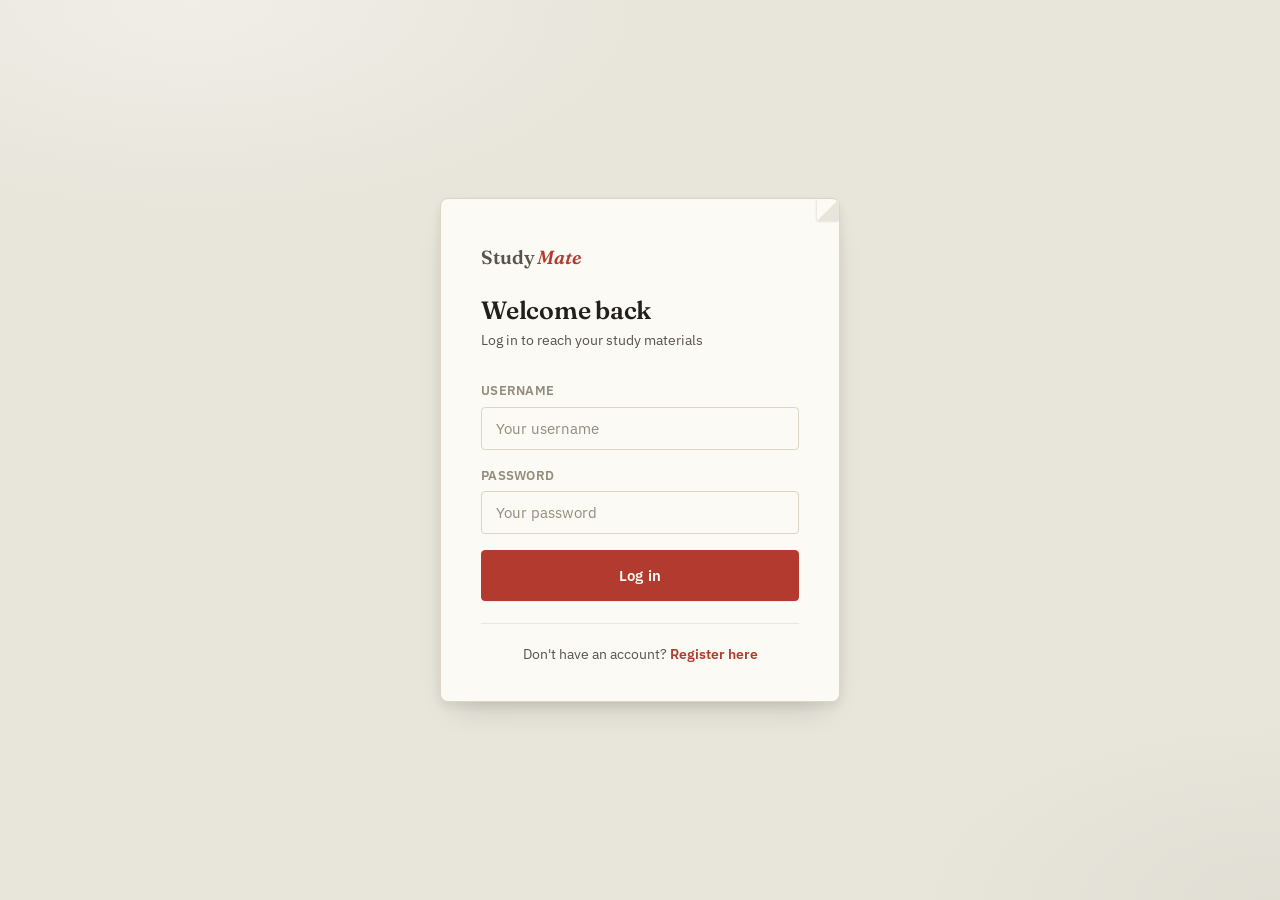
<file: templates/login.html>
<!DOCTYPE html>
<html lang="en">
<head>
    <meta charset="UTF-8">
    <meta name="viewport" content="width=device-width, initial-scale=1.0">
    <title>Log in — StudyMate</title>
    <link rel="stylesheet" href="/static/style.css">
    <link rel="preconnect" href="https://fonts.googleapis.com">
    <link rel="preconnect" href="https://fonts.gstatic.com" crossorigin>
    <link href="https://fonts.googleapis.com/css2?family=Fraunces:ital,wght@0,500;0,600;1,500;1,600&family=IBM+Plex+Sans:wght@400;500;600&family=IBM+Plex+Mono:wght@400;500&display=swap" rel="stylesheet">
</head>
<body>
    <div class="auth-shell">
        <div class="auth-card">
            <div class="auth-header">
                <div class="auth-mark"><span>Study</span><span class="mark">Mate</span></div>
                <h1>Welcome back</h1>
                <p>Log in to reach your study materials</p>
            </div>

            <form id="loginForm" class="auth-form">
                <div class="form-group">
                    <label for="username">Username</label>
                    <input type="text" id="username" name="username" placeholder="Your username" required autocomplete="username">
                </div>

                <div class="form-group">
                    <label for="password">Password</label>
                    <input type="password" id="password" name="password" placeholder="Your password" required autocomplete="current-password">
                </div>

                <div id="errorMessage" class="error-message" style="display: none;"></div>

                <button type="submit" class="btn btn-primary btn-lg" id="loginBtn">
                    Log in
                </button>
            </form>

            <div class="auth-footer">
                <p>Don't have an account? <a href="/register">Register here</a></p>
            </div>
        </div>
    </div>

    <script>
        document.getElementById('loginForm').addEventListener('submit', async (e) => {
            e.preventDefault();

            const username = document.getElementById('username').value;
            const password = document.getElementById('password').value;
            const errorDiv = document.getElementById('errorMessage');
            const loginBtn = document.getElementById('loginBtn');

            errorDiv.style.display = 'none';
            loginBtn.disabled = true;
            loginBtn.textContent = 'Logging in…';

            try {
                const response = await fetch('/api/login', {
                    method: 'POST',
                    headers: { 'Content-Type': 'application/json' },
                    body: JSON.stringify({ username, password })
                });

                const data = await response.json();

                if (data.success) {
                    window.location.href = '/';
                } else {
                    errorDiv.textContent = data.error || 'Login failed';
                    errorDiv.style.display = 'block';
                }
            } catch (error) {
                errorDiv.textContent = 'Network error. Please try again.';
                errorDiv.style.display = 'block';
            } finally {
                loginBtn.disabled = false;
                loginBtn.textContent = 'Log in';
            }
        });
    </script>
</body>
</html>
</file>
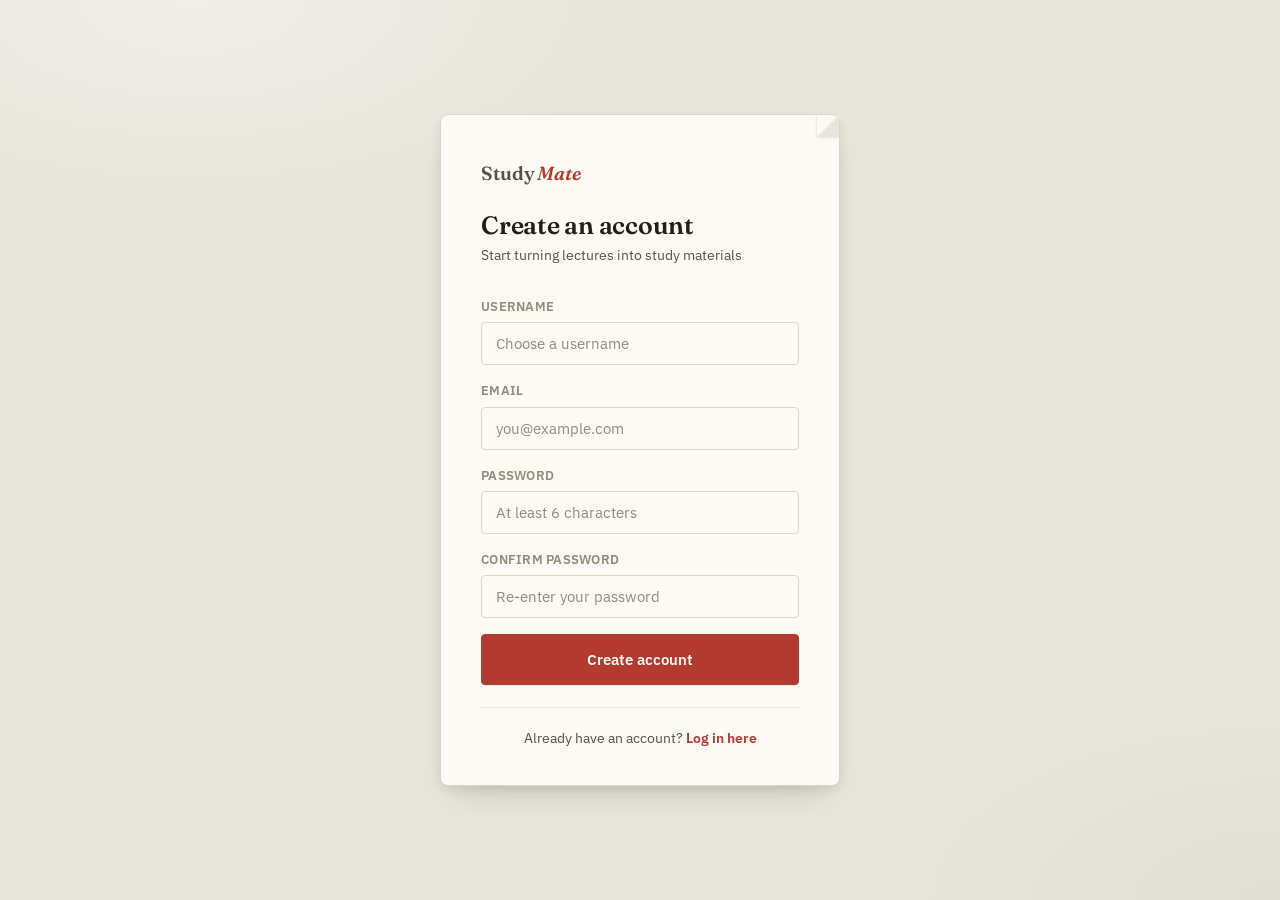
<file: templates/register.html>
<!DOCTYPE html>
<html lang="en">
<head>
    <meta charset="UTF-8">
    <meta name="viewport" content="width=device-width, initial-scale=1.0">
    <title>Register — StudyMate</title>
    <link rel="stylesheet" href="/static/style.css">
    <link rel="preconnect" href="https://fonts.googleapis.com">
    <link rel="preconnect" href="https://fonts.gstatic.com" crossorigin>
    <link href="https://fonts.googleapis.com/css2?family=Fraunces:ital,wght@0,500;0,600;1,500;1,600&family=IBM+Plex+Sans:wght@400;500;600&family=IBM+Plex+Mono:wght@400;500&display=swap" rel="stylesheet">
</head>
<body>
    <div class="auth-shell">
        <div class="auth-card">
            <div class="auth-header">
                <div class="auth-mark"><span>Study</span><span class="mark">Mate</span></div>
                <h1>Create an account</h1>
                <p>Start turning lectures into study materials</p>
            </div>

            <form id="registerForm" class="auth-form">
                <div class="form-group">
                    <label for="username">Username</label>
                    <input type="text" id="username" name="username" placeholder="Choose a username" required autocomplete="username">
                </div>

                <div class="form-group">
                    <label for="email">Email</label>
                    <input type="email" id="email" name="email" placeholder="you@example.com" required autocomplete="email">
                </div>

                <div class="form-group">
                    <label for="password">Password</label>
                    <input type="password" id="password" name="password" placeholder="At least 6 characters" required minlength="6" autocomplete="new-password">
                </div>

                <div class="form-group">
                    <label for="confirm_password">Confirm password</label>
                    <input type="password" id="confirm_password" name="confirm_password" placeholder="Re-enter your password" required autocomplete="new-password">
                </div>

                <div id="errorMessage" class="error-message" style="display: none;"></div>

                <button type="submit" class="btn btn-primary btn-lg" id="registerBtn">
                    Create account
                </button>
            </form>

            <div class="auth-footer">
                <p>Already have an account? <a href="/login">Log in here</a></p>
            </div>
        </div>
    </div>

    <script>
        document.getElementById('registerForm').addEventListener('submit', async (e) => {
            e.preventDefault();

            const username = document.getElementById('username').value;
            const email = document.getElementById('email').value;
            const password = document.getElementById('password').value;
            const confirmPassword = document.getElementById('confirm_password').value;
            const errorDiv = document.getElementById('errorMessage');
            const registerBtn = document.getElementById('registerBtn');

            errorDiv.style.display = 'none';

            if (password !== confirmPassword) {
                errorDiv.textContent = 'Passwords do not match';
                errorDiv.style.display = 'block';
                return;
            }

            if (password.length < 6) {
                errorDiv.textContent = 'Password must be at least 6 characters';
                errorDiv.style.display = 'block';
                return;
            }

            registerBtn.disabled = true;
            registerBtn.textContent = 'Creating account…';

            try {
                const response = await fetch('/api/register', {
                    method: 'POST',
                    headers: { 'Content-Type': 'application/json' },
                    body: JSON.stringify({ username, email, password })
                });

                const data = await response.json();

                if (data.success) {
                    window.location.href = '/login';
                } else {
                    errorDiv.textContent = data.error || 'Registration failed';
                    errorDiv.style.display = 'block';
                }
            } catch (error) {
                errorDiv.textContent = 'Network error. Please try again.';
                errorDiv.style.display = 'block';
            } finally {
                registerBtn.disabled = false;
                registerBtn.textContent = 'Create account';
            }
        });
    </script>
</body>
</html>
</file>
<file: static/style.css>
/* ==========================================================
   StudyMate — Design System
   A study desk, not a dashboard: paper surfaces on a stone
   ground, a serif/mono type pairing, and a single red-pen
   accent used the way a tutor marks a page.
========================================================== */

:root {
    /* Surfaces */
    --desk: #e8e5db;
    --desk-deep: #dcd8c9;
    --paper: #fcfaf5;
    --paper-dim: #f3efe3;

    /* Ink */
    --ink: #23201a;
    --ink-soft: #57534a;
    --ink-faint: #918c7c;

    /* Rules & lines */
    --line: #ddd6c3;
    --line-soft: #ece7d8;
    --rule-blue: #ccd7e0;

    /* Accent — the "red pen" */
    --red: #b23a2e;
    --red-dark: #8f2c22;
    --red-tint: #f2e0da;

    /* Secondary accent — the "highlighter" */
    --gold: #c98f1f;
    --gold-tint: #f6ecd2;

    /* Type */
    --font-display: "Fraunces", "Iowan Old Style", ui-serif, Georgia, serif;
    --font-body: "IBM Plex Sans", -apple-system, BlinkMacSystemFont, sans-serif;
    --font-mono: "IBM Plex Mono", ui-monospace, SFMono-Regular, Menlo, monospace;

    --radius-sm: 4px;
    --radius-md: 8px;
    --shadow-card: 0 1px 2px rgba(35, 32, 26, 0.06), 0 8px 24px -12px rgba(35, 32, 26, 0.18);
    --shadow-lift: 0 4px 10px rgba(35, 32, 26, 0.08), 0 16px 32px -16px rgba(35, 32, 26, 0.22);
}

/* ==========================================================
   Reset & base
========================================================== */
* {
    margin: 0;
    padding: 0;
    box-sizing: border-box;
}

html {
    -webkit-text-size-adjust: 100%;
}

body {
    font-family: var(--font-body);
    font-size: 15px;
    background: var(--desk);
    background-image:
        radial-gradient(ellipse 60% 40% at 15% 0%, rgba(255, 255, 255, 0.35), transparent 60%),
        radial-gradient(ellipse 50% 35% at 100% 100%, rgba(0, 0, 0, 0.03), transparent 60%);
    background-attachment: fixed;
    color: var(--ink-soft);
    min-height: 100vh;
    display: flex;
    flex-direction: column;
    line-height: 1.55;
    -webkit-font-smoothing: antialiased;
}

h1, h2, h3, h4, h5 {
    font-family: var(--font-display);
    color: var(--ink);
    font-weight: 600;
    line-height: 1.2;
    letter-spacing: -0.01em;
}

a {
    color: inherit;
}

button, input, textarea {
    font-family: inherit;
}

::selection {
    background: var(--gold-tint);
    color: var(--ink);
}

:focus-visible {
    outline: 2px solid var(--red);
    outline-offset: 2px;
    border-radius: 3px;
}

svg {
    display: block;
}

.icon {
    width: 17px;
    height: 17px;
    stroke: currentColor;
    stroke-width: 1.75;
    fill: none;
    stroke-linecap: round;
    stroke-linejoin: round;
    flex-shrink: 0;
}

/* ==========================================================
   Container
========================================================== */
.container {
    max-width: 1080px;
    margin: 0 auto;
    padding: 28px 24px 20px;
    width: 100%;
    flex: 1;
    display: flex;
    flex-direction: column;
}

/* ==========================================================
   Header
========================================================== */
.header {
    background: var(--paper);
    border: 1px solid var(--line);
    border-radius: var(--radius-md);
    padding: 14px 22px;
    box-shadow: var(--shadow-card);
    margin-bottom: 28px;
}

.header-content {
    display: flex;
    justify-content: space-between;
    align-items: center;
    gap: 16px;
}

.logo {
    display: flex;
    align-items: baseline;
    gap: 2px;
}

.logo h1 {
    font-family: var(--font-display);
    font-size: 21px;
    font-weight: 600;
    letter-spacing: -0.015em;
}

.logo h1 .mark {
    color: var(--red);
    font-style: italic;
}

.logo-icon {
    display: none;
}

.header-actions {
    display: flex;
    align-items: center;
    gap: 4px;
}

.nav-link {
    display: inline-flex;
    align-items: center;
    gap: 6px;
    padding: 8px 12px;
    border-radius: var(--radius-sm);
    font-size: 13.5px;
    font-weight: 500;
    color: var(--ink-soft);
    text-decoration: none;
    background: transparent;
    border: none;
    cursor: pointer;
    transition: background 0.15s ease, color 0.15s ease;
}

.nav-link:hover {
    background: var(--paper-dim);
    color: var(--ink);
}

.nav-link.emphasis {
    border: 1px solid var(--line);
    color: var(--ink);
}

.nav-link.emphasis:hover {
    border-color: var(--red);
    color: var(--red);
    background: var(--red-tint);
}

.user-badge {
    display: inline-flex;
    align-items: center;
    gap: 7px;
    padding: 6px 12px 6px 6px;
    background: var(--paper-dim);
    border-radius: 999px;
    font-family: var(--font-mono);
    font-size: 12px;
    font-weight: 500;
    color: var(--ink-soft);
}

.user-badge .avatar {
    width: 20px;
    height: 20px;
    border-radius: 50%;
    background: var(--ink);
    color: var(--paper);
    display: inline-flex;
    align-items: center;
    justify-content: center;
    font-family: var(--font-display);
    font-size: 11px;
    font-weight: 600;
    text-transform: uppercase;
}

/* ==========================================================
   Buttons
========================================================== */
.btn {
    display: inline-flex;
    align-items: center;
    justify-content: center;
    gap: 8px;
    padding: 11px 20px;
    border: 1px solid transparent;
    border-radius: var(--radius-sm);
    font-family: var(--font-body);
    font-size: 14px;
    font-weight: 600;
    letter-spacing: 0.001em;
    cursor: pointer;
    transition: transform 0.12s ease, box-shadow 0.12s ease, background 0.15s ease, border-color 0.15s ease, color 0.15s ease;
}

.btn-primary {
    background: var(--red);
    border-color: var(--red);
    color: var(--paper);
    box-shadow: 0 1px 0 rgba(0, 0, 0, 0.06);
}

.btn-primary:hover:not(:disabled) {
    background: var(--red-dark);
    border-color: var(--red-dark);
}

.btn-primary:active:not(:disabled) {
    transform: translateY(1px);
}

.btn-primary:disabled {
    opacity: 0.45;
    cursor: not-allowed;
}

.btn-secondary {
    background: var(--paper);
    color: var(--ink);
    border-color: var(--line);
}

.btn-secondary:hover {
    border-color: var(--ink-faint);
    background: var(--paper-dim);
}

.btn-sm {
    padding: 7px 14px;
    font-size: 12.5px;
    border-radius: var(--radius-sm);
}

.btn-lg {
    padding: 15px 28px;
    font-size: 15px;
    width: 100%;
}

.btn-download {
    background: var(--ink);
    color: var(--paper);
    border-color: var(--ink);
}

.btn-download:hover {
    background: #0f0d0a;
}

.btn-remove {
    background: transparent;
    color: var(--ink-faint);
    border: 1px solid var(--line);
    padding: 6px 9px;
    border-radius: var(--radius-sm);
}

.btn-remove:hover {
    color: var(--red);
    border-color: var(--red);
    background: var(--red-tint);
}

/* ==========================================================
   Upload section
========================================================== */
.upload-section {
    flex: 1;
    display: flex;
    align-items: center;
    justify-content: center;
    animation: fadeIn 0.5s ease;
    padding: 24px 0 48px;
}

.upload-card {
    position: relative;
    background: var(--paper);
    border: 1px solid var(--line);
    border-radius: var(--radius-md);
    padding: 44px 40px 40px;
    max-width: 560px;
    width: 100%;
    box-shadow: var(--shadow-lift);
}

/* dog-ear fold — the signature paper detail, reused on every card */
.upload-card::before,
.content-card::before,
.auth-card::before,
.history-card::before {
    content: "";
    position: absolute;
    top: 0;
    right: 0;
    width: 22px;
    height: 22px;
    background:
        linear-gradient(135deg, transparent 50%, var(--desk) 50.5%),
        linear-gradient(315deg, var(--paper-dim) 50%, transparent 50.5%);
    border-bottom-left-radius: 3px;
    box-shadow: -1px 1px 2px rgba(35, 32, 26, 0.1);
}

.upload-eyebrow {
    display: inline-flex;
    align-items: center;
    gap: 8px;
    font-family: var(--font-mono);
    font-size: 11px;
    letter-spacing: 0.08em;
    text-transform: uppercase;
    color: var(--red);
    margin-bottom: 14px;
}

.upload-eyebrow::before {
    content: "";
    width: 14px;
    height: 1.5px;
    background: var(--red);
}

.upload-card h2 {
    font-size: 27px;
    margin-bottom: 8px;
}

.upload-subtitle {
    color: var(--ink-soft);
    font-size: 14.5px;
    margin-bottom: 28px;
    max-width: 40ch;
}

/* Upload zone */
.upload-zone {
    border: 1.5px dashed var(--line);
    border-radius: var(--radius-md);
    padding: 40px 20px;
    cursor: pointer;
    transition: border-color 0.2s ease, background 0.2s ease;
    background: var(--paper-dim);
}

.upload-zone:hover {
    border-color: var(--red);
    background: var(--red-tint);
}

.upload-zone.dragover {
    border-color: var(--red);
    border-style: solid;
    background: var(--red-tint);
}

.upload-zone-content {
    display: flex;
    flex-direction: column;
    align-items: center;
    gap: 10px;
}

.upload-zone-icon {
    width: 34px;
    height: 34px;
    stroke: var(--ink-faint);
    stroke-width: 1.4;
}

.upload-zone:hover .upload-zone-icon {
    stroke: var(--red);
}

.upload-zone-content p {
    color: var(--ink-soft);
    font-size: 14.5px;
}

.upload-zone-hint {
    color: var(--ink-faint);
    font-size: 12.5px !important;
    font-family: var(--font-mono);
}

/* File info */
.file-info {
    display: flex;
    align-items: center;
    justify-content: space-between;
    gap: 12px;
    padding: 13px 16px;
    background: var(--paper-dim);
    border: 1px solid var(--line);
    border-radius: var(--radius-sm);
    margin-top: 16px;
}

.file-info .file-name {
    font-weight: 600;
    color: var(--ink);
    font-size: 14px;
    overflow: hidden;
    text-overflow: ellipsis;
    white-space: nowrap;
}

.file-size {
    color: var(--ink-faint);
    font-size: 12px;
    font-family: var(--font-mono);
    white-space: nowrap;
}

/* Upload options */
.upload-options {
    margin-top: 22px;
    display: flex;
    flex-direction: column;
    gap: 14px;
}

.upload-options textarea {
    width: 100%;
    padding: 13px 15px;
    border: 1px solid var(--line);
    border-radius: var(--radius-sm);
    font-family: var(--font-body);
    font-size: 14px;
    color: var(--ink);
    resize: vertical;
    transition: border-color 0.15s ease;
    background: var(--paper);
}

.upload-options textarea::placeholder {
    color: var(--ink-faint);
}

.upload-options textarea:focus {
    outline: none;
    border-color: var(--red);
}

/* Progress */
.upload-progress {
    margin-top: 20px;
}

.progress-bar {
    width: 100%;
    height: 3px;
    background: var(--line-soft);
    border-radius: 2px;
    overflow: hidden;
}

.progress-fill {
    height: 100%;
    width: 0%;
    background: var(--red);
    border-radius: 2px;
    transition: width 0.3s ease;
}

.progress-text {
    margin-top: 10px;
    font-size: 12.5px;
    font-family: var(--font-mono);
    color: var(--ink-faint);
}

/* ==========================================================
   Results section
========================================================== */
.results-section {
    animation: fadeIn 0.5s ease;
}

.thread-info {
    display: flex;
    justify-content: space-between;
    align-items: center;
    padding: 4px 2px 16px;
    margin-bottom: 20px;
    border-bottom: 1px solid var(--line);
}

.thread-id {
    font-size: 12px;
    color: var(--ink-faint);
    font-family: var(--font-mono);
}

/* Tabs — folder dividers */
.tabs {
    display: flex;
    gap: 3px;
    border-bottom: 1px solid var(--line);
    margin-bottom: 0;
    overflow-x: auto;
    padding: 0 4px;
}

.tab-btn {
    padding: 11px 18px;
    background: transparent;
    border: none;
    font-family: var(--font-body);
    font-size: 13.5px;
    font-weight: 500;
    color: var(--ink-faint);
    cursor: pointer;
    transition: color 0.15s ease, background 0.15s ease;
    border-radius: var(--radius-sm) var(--radius-sm) 0 0;
    white-space: nowrap;
    position: relative;
    top: 1px;
}

.tab-btn:hover {
    color: var(--ink);
    background: var(--paper-dim);
}

.tab-btn.active {
    color: var(--red);
    background: var(--paper);
    border: 1px solid var(--line);
    border-bottom: 1px solid var(--paper);
}

/* Tab content */
.tab-content {
    flex: 1;
}

.tab-pane {
    display: none;
}

.tab-pane.active {
    display: block;
    animation: fadeIn 0.25s ease;
}

.content-card {
    position: relative;
    background: var(--paper);
    border: 1px solid var(--line);
    border-top: none;
    border-radius: 0 0 var(--radius-md) var(--radius-md);
    padding: 30px 32px;
    box-shadow: var(--shadow-card);
}

.content-card h3 {
    font-size: 17px;
    font-weight: 600;
    margin-bottom: 18px;
    padding-bottom: 14px;
    border-bottom: 1px solid var(--line-soft);
}

/* Ruled-paper body: a faint horizontal rule and a red margin line,
   the way a page of notes actually reads */
.content-body {
    font-size: 15px;
    line-height: 1.9;
    color: var(--ink-soft);
    padding: 4px 0 4px 22px;
    border-left: 2px solid var(--red-tint);
    background-image: repeating-linear-gradient(
        to bottom,
        transparent,
        transparent 33px,
        var(--rule-blue) 33px,
        var(--rule-blue) calc(33px + 1px)
    );
    background-position: 0 6px;
}

.content-body h4 {
    margin: 18px 0 8px;
    color: var(--ink);
    font-family: var(--font-display);
    font-size: 17px;
    font-weight: 600;
}

.content-body h5 {
    margin: 14px 0 6px;
    color: var(--ink);
    font-size: 15px;
    font-weight: 600;
}

.content-body ul, .content-body ol {
    padding-left: 22px;
    margin: 8px 0;
}

.content-body li {
    margin: 5px 0;
}

.content-body p {
    margin: 8px 0;
}

.content-body strong {
    color: var(--ink);
    font-weight: 600;
}

/* MCQ / question formatting */
.content-body .question {
    font-weight: 600;
    color: var(--ink);
    margin-top: 20px;
    padding-top: 14px;
    border-top: 1px dashed var(--line);
}

.content-body .question:first-child {
    border-top: none;
    padding-top: 0;
    margin-top: 0;
}

.content-body .answer {
    display: inline-flex;
    align-items: center;
    gap: 6px;
    color: var(--red-dark);
    font-weight: 600;
    font-size: 13.5px;
    font-family: var(--font-mono);
    margin: 6px 0 10px 4px;
    padding: 3px 10px;
    background: var(--gold-tint);
    border-radius: 999px;
}

/* Stats bar */
.stats-bar {
    display: flex;
    gap: 4px;
    padding: 4px;
    background: var(--paper-dim);
    border: 1px solid var(--line);
    border-radius: var(--radius-md);
    margin-top: 18px;
    font-size: 12.5px;
    color: var(--ink-soft);
}

.stats-bar span {
    flex: 1;
    display: flex;
    flex-direction: column;
    align-items: center;
    gap: 2px;
    padding: 12px 8px;
    font-family: var(--font-mono);
}

.stats-bar span::before {
    font-family: var(--font-body);
    font-size: 10.5px;
    letter-spacing: 0.06em;
    text-transform: uppercase;
    color: var(--ink-faint);
    font-weight: 500;
}

.stats-bar span:nth-child(1)::before { content: "Words"; }
.stats-bar span:nth-child(2)::before { content: "Model calls"; }
.stats-bar span:nth-child(3)::before { content: "Elapsed"; }

.stats-bar b {
    font-size: 16px;
    color: var(--ink);
    font-weight: 600;
}

/* ==========================================================
   Auth pages (login / register)
========================================================== */
.auth-shell {
    display: flex;
    justify-content: center;
    align-items: center;
    min-height: 100vh;
    padding: 24px;
}

.auth-card {
    position: relative;
    background: var(--paper);
    border: 1px solid var(--line);
    border-radius: var(--radius-md);
    padding: 44px 40px 36px;
    max-width: 400px;
    width: 100%;
    box-shadow: var(--shadow-lift);
}

.auth-header {
    margin-bottom: 30px;
}

.auth-mark {
    display: inline-flex;
    align-items: baseline;
    gap: 2px;
    font-family: var(--font-display);
    font-size: 19px;
    font-weight: 600;
    margin-bottom: 22px;
}

.auth-mark .mark {
    color: var(--red);
    font-style: italic;
}

.auth-header h1 {
    font-size: 25px;
    margin-bottom: 5px;
}

.auth-header p {
    color: var(--ink-soft);
    font-size: 14px;
}

.auth-form {
    display: flex;
    flex-direction: column;
    gap: 16px;
}

.form-group {
    display: flex;
    flex-direction: column;
    gap: 6px;
}

.form-group label {
    font-size: 12.5px;
    font-weight: 600;
    letter-spacing: 0.02em;
    text-transform: uppercase;
    color: var(--ink-faint);
}

.form-group input {
    padding: 11px 14px;
    border: 1px solid var(--line);
    border-radius: var(--radius-sm);
    font-size: 14.5px;
    color: var(--ink);
    background: var(--paper);
    transition: border-color 0.15s ease;
}

.form-group input::placeholder {
    color: var(--ink-faint);
}

.form-group input:focus {
    outline: none;
    border-color: var(--red);
}

.error-message {
    background: var(--red-tint);
    color: var(--red-dark);
    padding: 11px 14px;
    border-radius: var(--radius-sm);
    font-size: 13.5px;
    border: 1px solid rgba(178, 58, 46, 0.25);
}

.auth-footer {
    text-align: center;
    margin-top: 22px;
    padding-top: 20px;
    border-top: 1px solid var(--line-soft);
    font-size: 13.5px;
    color: var(--ink-soft);
}

.auth-footer a {
    color: var(--red);
    text-decoration: none;
    font-weight: 600;
}

.auth-footer a:hover {
    text-decoration: underline;
}

/* ==========================================================
   History page
========================================================== */
.history-card {
    position: relative;
    background: var(--paper);
    border: 1px solid var(--line);
    border-radius: var(--radius-md);
    padding: 36px;
    max-width: 820px;
    margin: 0 auto;
    width: 100%;
    box-shadow: var(--shadow-card);
}

.history-card h2 {
    font-size: 24px;
    margin-bottom: 4px;
}

.history-subtitle {
    color: var(--ink-soft);
    font-size: 14px;
    margin-bottom: 26px;
}

.history-empty {
    text-align: center;
    padding: 56px 20px;
    color: var(--ink-soft);
}

.history-empty .empty-icon {
    width: 36px;
    height: 36px;
    stroke: var(--ink-faint);
    stroke-width: 1.3;
    margin: 0 auto 16px;
}

.history-empty h3 {
    font-size: 18px;
    color: var(--ink);
    margin-bottom: 6px;
}

.history-empty p {
    font-size: 14px;
}

.session-grid {
    display: flex;
    flex-direction: column;
    gap: 10px;
}

.session-item {
    display: flex;
    justify-content: space-between;
    align-items: center;
    gap: 16px;
    padding: 16px 18px;
    background: var(--paper-dim);
    border-radius: var(--radius-sm);
    border: 1px solid var(--line);
    transition: border-color 0.15s ease, background 0.15s ease;
}

.session-item:hover {
    border-color: var(--red);
    background: var(--red-tint);
}

.session-info {
    display: flex;
    flex-direction: column;
    gap: 4px;
    min-width: 0;
}

.session-name {
    font-weight: 600;
    color: var(--ink);
    font-size: 14.5px;
    overflow: hidden;
    text-overflow: ellipsis;
    white-space: nowrap;
}

.session-meta {
    font-size: 12px;
    color: var(--ink-faint);
    font-family: var(--font-mono);
}

.session-meta .thread-id {
    color: var(--ink-soft);
}

.session-actions {
    display: flex;
    gap: 8px;
    flex-shrink: 0;
}

.btn-view {
    display: inline-flex;
    align-items: center;
    gap: 6px;
    background: var(--ink);
    color: var(--paper);
    padding: 7px 14px;
    border: none;
    border-radius: var(--radius-sm);
    font-size: 12.5px;
    font-weight: 600;
    cursor: pointer;
    transition: background 0.15s ease;
    text-decoration: none;
}

.btn-view:hover {
    background: #0f0d0a;
}

/* ==========================================================
   Footer
========================================================== */
.footer {
    text-align: center;
    padding: 26px 0 10px;
    color: var(--ink-faint);
    font-size: 12px;
    font-family: var(--font-mono);
    margin-top: 20px;
}

/* ==========================================================
   Animations
========================================================== */
@keyframes fadeIn {
    from {
        opacity: 0;
        transform: translateY(8px);
    }
    to {
        opacity: 1;
        transform: translateY(0);
    }
}

@media (prefers-reduced-motion: reduce) {
    * {
        animation-duration: 0.01ms !important;
        animation-iteration-count: 1 !important;
        transition-duration: 0.01ms !important;
    }
}

/* ==========================================================
   Responsive
========================================================== */
@media (max-width: 640px) {
    .container {
        padding: 16px 14px;
    }

    .upload-card {
        padding: 32px 22px 28px;
    }

    .upload-card h2 {
        font-size: 22px;
    }

    .header-content {
        flex-wrap: wrap;
        gap: 10px;
    }

    .header-actions {
        gap: 2px;
    }

    .nav-link span.label {
        display: none;
    }

    .nav-link.emphasis span.label {
        display: inline;
    }

    .tabs {
        gap: 2px;
    }

    .tab-btn {
        padding: 10px 13px;
        font-size: 12.5px;
    }

    .content-card {
        padding: 22px 18px;
    }

    .stats-bar {
        flex-wrap: wrap;
    }

    .stats-bar span {
        flex: 1 1 45%;
    }

    .thread-info {
        flex-direction: column;
        align-items: flex-start;
        gap: 10px;
    }

    .auth-card {
        padding: 34px 26px 28px;
    }
}
</file>
